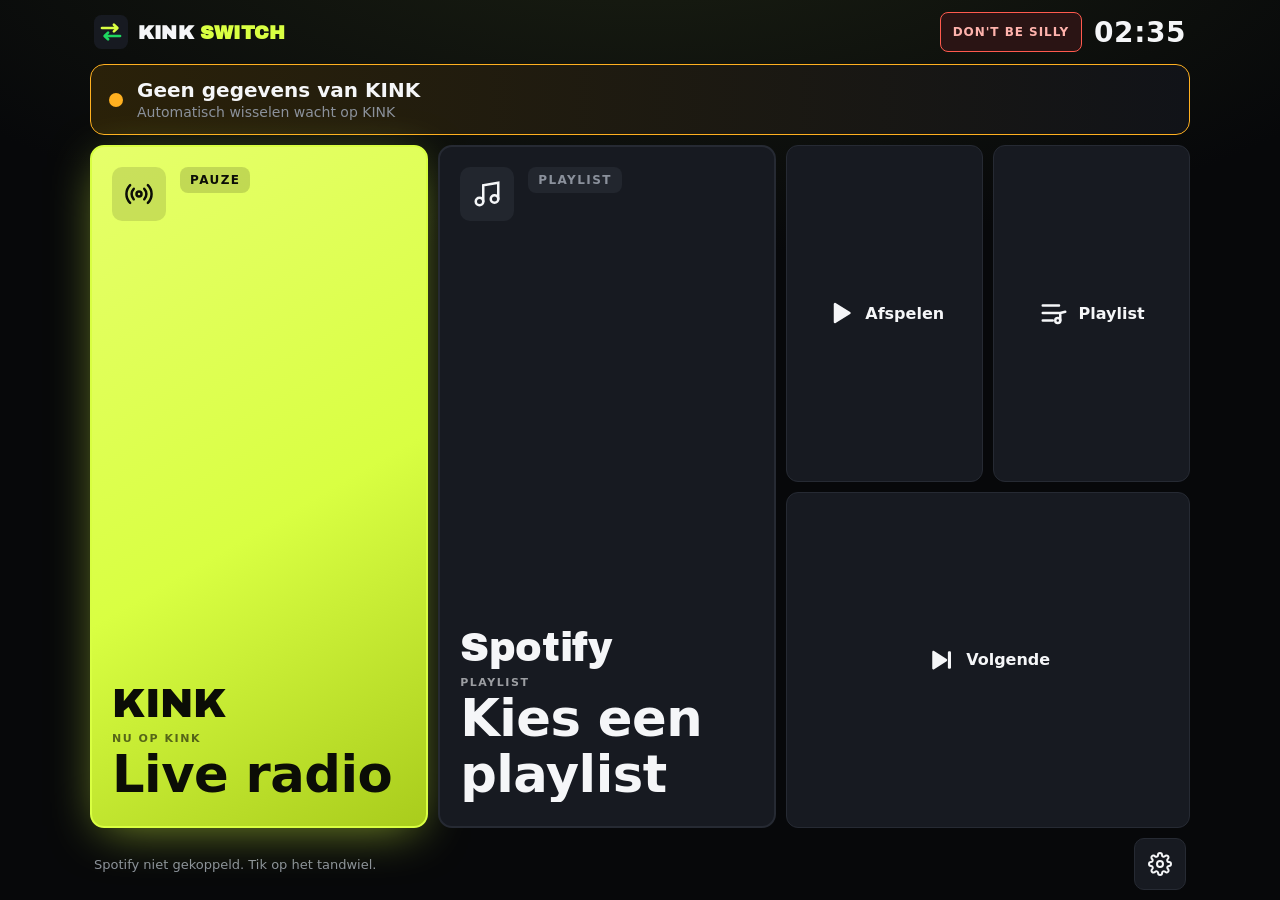
<file: index.html>
<!doctype html>
<html lang="nl">
<head>
<meta charset="utf-8">
<meta name="viewport" content="width=device-width,initial-scale=1,viewport-fit=cover">
<meta name="theme-color" content="#07080a">
<meta name="mobile-web-app-capable" content="yes">
<meta name="apple-mobile-web-app-capable" content="yes">
<link rel="manifest" href="manifest.webmanifest">
<link rel="icon" href="icon-192.png">
<link rel="apple-touch-icon" href="icon-192.png">
<title>KINK Switch</title>
<link rel="stylesheet" href="css/base.css">
<link rel="stylesheet" href="css/home.css">
<link rel="stylesheet" href="css/panels.css">

</head>
<body>
<div class="app">
  <header class="top">
    <div class="brand"><svg viewBox="0 0 512 512" aria-hidden="true"><rect width="512" height="512" rx="112" fill="#171a21"/><g fill="none" stroke-width="40" stroke-linecap="round" stroke-linejoin="round"><path d="M120 196h220" stroke="#d9ff42"/><path d="M300 146l52 50-52 50" stroke="#d9ff42"/><path d="M392 316H172" stroke="#1ed760"/><path d="M212 266l-52 50 52 50" stroke="#1ed760"/></g></svg><div class="wm">KINK <span>SWITCH</span></div></div>
    <div class="right"><button class="silly" id="silly" aria-label="Don't be silly afspelen">DON'T BE SILLY</button><div class="clock" id="clock">--:--</div></div>
  </header>

  <section class="banner" id="banner" aria-live="polite">
    <span class="dot"></span>
    <div class="txt"><span class="eyebrow" id="adEyebrow" hidden>MUST SKIP</span><b id="adTitle">Muziek</b><small id="nextLabel">Wacht op gegevens van KINK</small></div>
    <div class="count" id="countdown"></div>
    <div class="spd" id="speed" hidden><div class="spdval"><span class="num" id="spdNum">--</span><span class="unit">km/u</span></div><div class="gps warn" id="spdGps"><i></i><span id="spdGpsTxt">Zoekt GPS</span></div></div>
  </section>

  <section class="sources">
    <div class="tile"><button class="src kink active" id="kinkMode" aria-label="KINK live">
      <span class="tag" id="state">UIT</span>
      <span class="ico"><svg viewBox="0 0 24 24" fill="none" stroke="currentColor" stroke-width="2" stroke-linecap="round" stroke-linejoin="round"><path d="M4.9 19.1a10 10 0 0 1 0-14.2M7.8 16.2a6 6 0 0 1 0-8.4M16.2 7.8a6 6 0 0 1 0 8.4M19.1 4.9a10 10 0 0 1 0 14.2"/><circle cx="12" cy="12" r="2"/></svg></span>
      <span style="min-width:0"><span class="name" id="kinkName">KINK</span><span class="np"><em>NU OP KINK</em><strong><span id="kinkArtist">Live radio</span><span class="gtag" id="kinkGenre"></span></strong><span class="songrow"><span id="kinkSong"></span><span class="yr" id="kinkYear"></span></span></span></span>
    </button>
    <div class="acts"><button class="ibtn" id="kinkAdd" aria-label="Toevoegen aan KINK Catch" hidden><svg viewBox="0 0 24 24" fill="none" stroke="currentColor" stroke-width="2.2" stroke-linecap="round"><path d="M3 6h12M3 12h12M3 18h7"/><path d="M18 13v8M14 17h8"/></svg></button><button class="ibtn" id="kinkFav" aria-label="Favoriet" hidden><svg viewBox="0 0 24 24" fill="none" stroke="currentColor" stroke-width="2.2" stroke-linejoin="round"><path d="M12 20.5s-7.5-4.6-9.3-9.4C1.4 7.6 3.6 4.5 7 4.5c2.1 0 3.8 1.2 5 3 1.2-1.8 2.9-3 5-3 3.4 0 5.6 3.1 4.3 6.6-1.8 4.8-9.3 9.4-9.3 9.4z"/></svg></button></div></div>
    <div class="tile"><button class="src spot" id="spotifyMode" aria-label="Spotify">
      <span class="tag" id="spotTag">PLAYLIST</span>
      <span class="ico"><svg viewBox="0 0 24 24" fill="none" stroke="currentColor" stroke-width="2" stroke-linecap="round"><path d="M9 18V5l12-2v13"/><circle cx="6" cy="18" r="3"/><circle cx="18" cy="16" r="3"/></svg></span>
      <span style="min-width:0"><span class="name">Spotify</span><span class="np"><em id="spotLabel">PLAYLIST</em><strong id="spotArtist">Kies een playlist</strong><span id="spotSong"></span></span></span>
    </button>
    <div class="acts"><button class="ibtn" id="spotFav" aria-label="Favoriet" hidden><svg viewBox="0 0 24 24" fill="none" stroke="currentColor" stroke-width="2.2" stroke-linejoin="round"><path d="M12 20.5s-7.5-4.6-9.3-9.4C1.4 7.6 3.6 4.5 7 4.5c2.1 0 3.8 1.2 5 3 1.2-1.8 2.9-3 5-3 3.4 0 5.6 3.1 4.3 6.6-1.8 4.8-9.3 9.4-9.3 9.4z"/></svg></button></div></div>
  </section>

  <section class="controls">
    <button class="ctl" id="playPause" aria-label="Afspelen of pauzeren"></button>
    <button class="ctl" id="next" aria-label="Volgende"><svg viewBox="0 0 24 24" fill="currentColor"><path d="M5 5.5v13a1 1 0 0 0 1.5.9l10-6.5a1 1 0 0 0 0-1.7l-10-6.5A1 1 0 0 0 5 5.5z"/><rect x="17.5" y="5" width="2.5" height="14" rx="1"/></svg><span>Volgende</span></button>
    <button class="ctl" id="plBtn" aria-label="Playlist kiezen"><svg viewBox="0 0 24 24" fill="none" stroke="currentColor" stroke-width="2" stroke-linecap="round"><path d="M3 6h13M3 12h13M3 18h8"/><path d="M17 18v-6l4-1"/><circle cx="15" cy="18" r="2"/></svg><span>Playlist</span></button>
  </section>

  <footer class="foot">
    <div class="status" id="status">Spotify niet gekoppeld. Tik op het tandwiel.</div>
    <button class="gear" id="openSettings" aria-label="Instellingen"><svg viewBox="0 0 24 24" fill="none" stroke="currentColor" stroke-width="2" stroke-linecap="round" stroke-linejoin="round"><circle cx="12" cy="12" r="3"/><path d="M19.4 15a1.7 1.7 0 0 0 .3 1.8l.1.1a2 2 0 1 1-2.8 2.8l-.1-.1a1.7 1.7 0 0 0-1.8-.3 1.7 1.7 0 0 0-1 1.5V21a2 2 0 1 1-4 0v-.1a1.7 1.7 0 0 0-1.1-1.5 1.7 1.7 0 0 0-1.8.3l-.1.1a2 2 0 1 1-2.8-2.8l.1-.1a1.7 1.7 0 0 0 .3-1.8 1.7 1.7 0 0 0-1.5-1H3a2 2 0 1 1 0-4h.1a1.7 1.7 0 0 0 1.5-1.1 1.7 1.7 0 0 0-.3-1.8l-.1-.1a2 2 0 1 1 2.8-2.8l.1.1a1.7 1.7 0 0 0 1.8.3H9a1.7 1.7 0 0 0 1-1.5V3a2 2 0 1 1 4 0v.1a1.7 1.7 0 0 0 1 1.5 1.7 1.7 0 0 0 1.8-.3l.1-.1a2 2 0 1 1 2.8 2.8l-.1.1a1.7 1.7 0 0 0-.3 1.8V9a1.7 1.7 0 0 0 1.5 1H21a2 2 0 1 1 0 4h-.1a1.7 1.7 0 0 0-1.5 1z"/></svg></button>
  </footer>
  <audio id="radio" preload="none" playsinline>
    <source src="https://playerservices.streamtheworld.com/api/livestream-redirect/KINK.mp3" type="audio/mpeg">
  </audio>
</div>

<div class="toast" id="toast" hidden><span id="toastTxt"></span><button id="toastUndo">Ongedaan maken</button></div>

<div class="modal" id="modal"><div class="modalbox set">
  <div class="shead">
    <h2>Instellingen</h2>
    <div class="note"><i></i>Stel dit in als je stilstaat, niet tijdens het rijden.</div>
    <div class="seg"><button class="on" id="stAlg">Algemeen</button><button id="stArt">Artiesten</button><button id="stSp">Spotify</button></div>
  </div>
  <div class="sbody">
    <div class="pane" id="paneAlg">
      <div class="grp"><h4>Rijden</h4>
        <div class="line"><div class="tx"><b>Wissel bij reclame en nieuws</b><small>Meldt KINK reclame of nieuws, dan naar Spotify. Muziek terug? Dan weer KINK.</small></div><button class="sw" role="switch" id="swAuto" aria-label="Wissel bij reclame en nieuws"></button></div>
        <div class="line"><div class="tx"><b>Scherm aan houden</b><small>Handig in de houder: het scherm gaat niet uit zolang de app open is.</small></div><button class="sw" role="switch" id="swWake" aria-label="Scherm aan houden"></button></div>
        <div class="line"><div class="tx"><b>Snelheid tonen</b><small>Je snelheid in km/u bovenin, net als in Google Maps. Gebruikt GPS en houdt het scherm aan.</small></div><button class="sw" role="switch" id="swSpeed" aria-label="Snelheid tonen"></button></div>
        <div class="line"><div class="tx"><b>Ook op de achtergrond meekijken</b><small>Voor je computer: de app blijft wisselen als hij een tabblad op de achtergrond is.</small></div><button class="sw" role="switch" id="swBg" aria-label="Ook op de achtergrond meekijken"></button></div>
      </div>
      <div class="grp"><h4>Rondleiding</h4>
        <div class="line"><div class="tx"><b>Rondleiding door de app</b><small>Alle knoppen en functies kort uitgelegd. Stoppen kan altijd.</small></div><button class="btn" id="startTour">Start</button></div>
      </div>
      <div class="grp"><h4>Diagnose</h4>
        <div class="line"><div class="tx"><b>Diagnose en log</b><small>Alles wat er misging, om te delen met Claude.</small></div><button class="btn" id="openDbg">Open</button></div>
      </div>
      <div class="grp"><h4>Zender</h4>
        <div class="line"><div class="tx"><b>Welke KINK</b><small>KINK Distortion geeft geen nummerinfo door, dus daar wisselt de app niet automatisch.</small></div><select class="numin selin" id="channel" aria-label="Zender"><option value="kink">KINK</option><option value="dna">KINK DNA</option><option value="distortion">KINK Distortion</option></select></div>
        <div class="line"><div class="tx"><b>Jaartal tonen</b><small>Het jaar waarin het nummer op KINK uitkwam, op de tegel en in Gemist op KINK.</small></div><button class="sw" role="switch" id="swYear" aria-label="Jaartal tonen"></button></div>
      </div>
      <div class="grp"><h4>Vertraging</h4>
        <div class="line"><div class="tx"><b>Wacht voordat de app KINK verlaat</b><small>In seconden, bij reclame, nieuws of Must skip. Zodat je het eind van een nummer niet mist. Terug naar KINK gaat altijd direct.</small></div><input class="numin" id="delay" type="number" min="0" max="60" inputmode="numeric"></div>
        <div class="line"><div class="tx"><b>Zachte overgang</b><small>In seconden: KINK fadet weg en weer op bij een wissel. 0 is uit.</small></div><input class="numin" id="fade" type="number" min="0" max="3" step="0.5" inputmode="decimal"></div>
      </div>
    </div>
    <div class="pane" id="paneArt" hidden>
      <div class="grp"><h4><span class="dot" style="background:var(--kink)"></span>Must hear</h4>
        <div class="sub">Draait KINK een van deze artiesten, dan gaat de app terug naar KINK en licht de tegel op.</div>
        <div class="lbl">MIJN LIJST</div><div class="chips2" id="hearChips"></div>
        <div class="addrow2"><input id="newHear" placeholder="Artiest toevoegen" autocomplete="off"><button class="btn" id="addHear">Toevoegen</button></div>
      </div>
      <div class="grp"><h4><span class="dot" style="background:var(--hot)"></span>Must skip</h4>
        <div class="sub">Draait KINK een van deze artiesten, dan direct naar Spotify. Bij het volgende nummer terug.</div>
        <div class="lbl">MIJN LIJST</div><div class="chips2" id="skipChips"></div>
        <div class="addrow2"><input id="newSkip" placeholder="Artiest toevoegen" autocomplete="off"><button class="btn" id="addSkip">Toevoegen</button></div>
      </div>
      <p style="padding:0 4px">Tip: met het hartje op de KINK-tegel zet je een artiest met één tik in Must hear.</p>
    </div>
    <div class="pane" id="paneSp" hidden>
      <div class="grp"><h4>Account</h4>
        <div class="status2"><span class="ok" id="spIcon"></span><div style="flex:1;min-width:0"><b id="spState"></b><small id="spSub"></small></div></div>
        <div class="btnrow"><button class="btn primary" id="connect">Koppel Spotify</button><button class="btn" id="logout">Ontkoppelen</button></div>
      </div>
      <div class="grp"><h4>Afspelen</h4>
        <div class="line"><div class="tx"><b>Altijd op shuffle</b><small>Je playlist start op een willekeurig nummer en blijft shuffelen.</small></div><button class="sw" role="switch" id="swShuffle" aria-label="Altijd op shuffle"></button></div>
        <div class="line"><div class="tx"><b>Spotify wakker houden</b><small>Een gepauzeerde Spotify valt na ongeveer 10 minuten in slaap. De app laat hem elke 9 minuten heel kort spelen, zodat hij klaarstaat. Je hoort Spotify even en KINK hapert kort.</small></div><button class="sw" role="switch" id="swKeep" aria-label="Spotify wakker houden"></button></div>
      </div>
      <div class="grp"><details id="adv"><summary>Geavanceerd</summary><div class="inner">
        <h5>Afspelen op</h5>
        <p>Standaard speelt Spotify op het apparaat waar je op tikt: je telefoon of je computer.</p>
        <div id="devList"></div>
        <div class="btnrow"><button class="btn" id="devRefresh">Vernieuw lijst</button></div>
        <h5>Koppellink voor iemand anders</h5>
        <p>Voeg diegene eerst toe onder User Management in het Spotify-dashboard.</p>
        <div class="btnrow"><button class="btn" id="shareLink">Kopieer</button></div>
        <h5>Client ID en Redirect URI</h5>
        <p>Maak een app in het <a href="https://developer.spotify.com/dashboard" target="_blank" rel="noopener">Spotify Developer Dashboard</a>. Zet daar de Redirect URI hieronder exact zo neer, vink Web API aan en voeg het Spotify-account toe onder User Management. Spotify Premium is vereist.</p>
        <label for="redirectUri">Redirect URI (kopieer naar Spotify)</label>
        <div class="copyrow"><input id="redirectUri" readonly><button class="btn" id="copyRedirect">Kopieer</button></div>
        <label for="clientId">Spotify Client ID</label>
        <input id="clientId" placeholder="32 tekens uit het dashboard" autocomplete="off" spellcheck="false">
      </div></details></div>
    </div>
  </div>
  <div class="sfoot"><small id="savedNote">Wijzigingen worden direct bewaard</small><button class="close" id="closeSettings">Sluiten</button></div>
</div></div>

<div class="modal" id="dbgModal"><div class="modalbox dbg">
  <div class="dhead"><h2>Diagnose</h2><button class="btn" id="dbgClose">Sluiten</button></div>
  <div class="dsum" id="dbgSum"></div>
  <div class="dbtns">
    <button class="btn primary" id="dbgRun">Test Spotify nu</button>
    <button class="btn" id="dbgKeep">Test wakker houden</button>
    <button class="btn" id="dbgMark">Er ging net iets mis</button>
    <button class="btn" id="dbgNote">Notitie</button>
    <button class="btn" id="dbgCopy">Kopieer log</button>
    <button class="btn" id="dbgShare">Delen</button>
    <button class="btn" id="dbgClear">Wis log</button>
  </div>
  <div class="dnote" id="dbgNoteBox" hidden>
    <input id="dbgNoteTxt" placeholder="Wat gebeurde er? Bijvoorbeeld: KINK viel uit in een andere app" autocomplete="off">
    <button class="btn primary" id="dbgNoteSave">Bewaar</button>
  </div>
  <div class="dfil" id="dbgFil"><button class="on" data-f="all">Alles</button><button data-f="err">Fouten</button><button data-f="spotify">Spotify</button><button data-f="switch">Wisselen</button><button data-f="keep">Wakker</button></div>
  <div class="dlog" id="dbgLog"></div>
</div></div>

<div class="modal" id="plModal"><div class="modalbox">
  <h2>Playlist</h2>
  <div class="tabs"><button class="on" id="tabPlay">Afspelen</button><button id="tabMiss">Gemist op KINK</button></div>
  <div id="paneMiss" hidden>
    <p>De laatste nummers op KINK. Tik op het icoon om er een toe te voegen aan KINK Catch.</p>
    <div id="missList"></div>
  </div>
  <div id="panePlay">
    <button class="btn primary bigbtn" id="pastePl">Plak gekopieerde Spotify-link</button>
    <p>Tip: in de Spotify-app kun je ook bij een playlist op Delen tikken en KINK Switch kiezen (als de app op je startscherm staat).</p>
    <div id="plList"></div>
  </div>
  <button class="btn bigbtn" id="closePl">Sluiten</button>
</div></div>

<script type="module" src="js/main.js"></script>
</body>
</html>
</file>
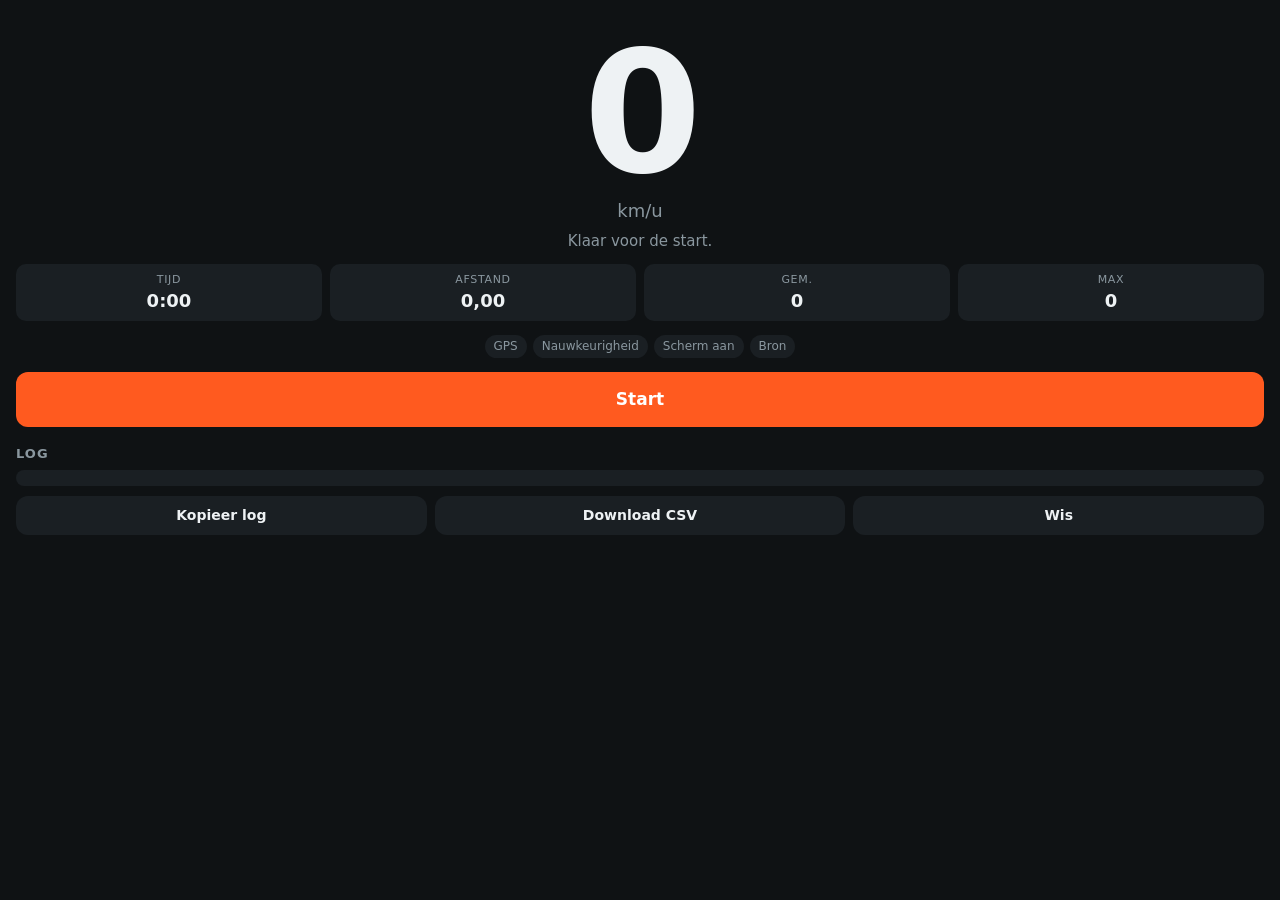
<file: speedtest.html>
<!doctype html>
<html lang="nl">
<head>
<meta charset="utf-8">
<meta name="viewport" content="width=device-width,initial-scale=1,viewport-fit=cover">
<title>Snelheidstest</title>
<style>
:root{--bg:#0f1214;--panel:#1a1f23;--fg:#eef2f4;--muted:#8a979f;--accent:#ff5a1f;--ok:#3ccf7a;--warn:#ffb020;--bad:#ff4d5e;color-scheme:dark}
*{box-sizing:border-box}
html,body{margin:0;background:var(--bg);color:var(--fg);font:15px/1.4 system-ui,-apple-system,Roboto,sans-serif}
body{padding:max(12px,env(safe-area-inset-top)) max(16px,env(safe-area-inset-right)) 24px max(16px,env(safe-area-inset-left))}
.speed{text-align:center;padding:16px 0 8px}
.speed b{display:block;font-size:min(34vw,170px);line-height:1;font-weight:800;font-variant-numeric:tabular-nums;letter-spacing:-.03em}
.speed span{color:var(--muted);font-size:18px}
.status{text-align:center;color:var(--muted);min-height:1.4em;margin-bottom:12px}
.grid{display:grid;grid-template-columns:repeat(4,1fr);gap:8px;margin-bottom:14px}
.grid div{background:var(--panel);border-radius:10px;padding:8px;text-align:center}
.grid small{display:block;color:var(--muted);font-size:11px;text-transform:uppercase;letter-spacing:.06em}
.grid strong{font-size:18px;font-variant-numeric:tabular-nums}
.pills{display:flex;gap:6px;flex-wrap:wrap;justify-content:center;margin-bottom:14px}
.pill{font-size:12px;padding:3px 9px;border-radius:99px;background:var(--panel);color:var(--muted)}
.pill.on{color:#06210f;background:var(--ok)}.pill.warn{color:#2a1a00;background:var(--warn)}.pill.off{color:#fff;background:var(--bad)}
.btns{display:flex;gap:8px;margin-bottom:16px}
button{flex:1;font:inherit;font-weight:700;font-size:17px;padding:16px;border:0;border-radius:12px;background:var(--panel);color:var(--fg)}
button.primary{background:var(--accent);color:#fff}
button:focus-visible{outline:3px solid var(--fg)}
.hold{position:relative;overflow:hidden}
.hold i{position:absolute;inset:0;background:rgba(255,255,255,.25);transform:scaleX(0);transform-origin:left}
h2{font-size:13px;text-transform:uppercase;letter-spacing:.08em;color:var(--muted);margin:18px 0 6px}
.log{background:var(--panel);border-radius:10px;max-height:40vh;overflow:auto;font:12px/1.5 ui-monospace,Menlo,monospace;padding:8px 10px}
.log div{white-space:nowrap}.log .ev{color:var(--warn)}
.small{display:flex;gap:8px;margin-top:10px}.small button{font-size:14px;padding:10px}
</style>
</head>
<body>
<div class="speed"><b id="spd">0</b><span>km/u</span></div>
<div class="status" id="status">Klaar voor de start.</div>
<div class="grid">
  <div><small>Tijd</small><strong id="dur">0:00</strong></div>
  <div><small>Afstand</small><strong id="dist">0,00</strong></div>
  <div><small>Gem.</small><strong id="avg">0</strong></div>
  <div><small>Max</small><strong id="max">0</strong></div>
</div>
<div class="pills">
  <span class="pill" id="pGps">GPS</span>
  <span class="pill" id="pAcc">Nauwkeurigheid</span>
  <span class="pill" id="pWake">Scherm aan</span>
  <span class="pill" id="pSrc">Bron</span>
</div>
<div class="btns">
  <button class="primary" id="start">Start</button>
  <button class="hold" id="stop" hidden><i id="holdBar"></i>Houd vast om te stoppen</button>
</div>

<h2>Log</h2>
<div class="log" id="log"></div>
<div class="small">
  <button id="copy">Kopieer log</button>
  <button id="csv">Download CSV</button>
  <button id="clear">Wis</button>
</div>

<script>
const $=id=>document.getElementById(id);
const KEY='kink-speedtest-v1';
let st={running:false,t0:0,dist:0,max:0,fixes:[],events:[]};
try{const s=JSON.parse(localStorage.getItem(KEY));if(s)st=s}catch(e){}
let watchId=null,wake=null,last=null,lastRow=0,tick=null,lastFixAt=0;

const save=()=>{try{localStorage.setItem(KEY,JSON.stringify(st))}catch(e){}};
const fmtT=ms=>{const s=Math.floor(ms/1000);return Math.floor(s/60)+':'+String(s%60).padStart(2,'0')};
const clock=t=>new Date(t).toLocaleTimeString('nl-NL');
const nl=(n,d=0)=>n.toFixed(d).replace('.',',');
function pill(id,txt,cls){const p=$(id);p.textContent=txt;p.className='pill '+(cls||'')}
function ev(msg){st.events.push({t:Date.now(),msg});addLine(`${clock(Date.now())}  ${msg}`,true);save()}
function addLine(txt,isEv){const d=document.createElement('div');d.textContent=txt;if(isEv)d.className='ev';$('log').prepend(d)}

function hav(a,b){const R=6371000,r=x=>x*Math.PI/180,dLa=r(b.lat-a.lat),dLo=r(b.lon-a.lon);
  const h=Math.sin(dLa/2)**2+Math.cos(r(a.lat))*Math.cos(r(b.lat))*Math.sin(dLo/2)**2;return 2*R*Math.asin(Math.sqrt(h))}

function onFix(p){
  const c=p.coords,t=p.timestamp||Date.now();lastFixAt=Date.now();
  const f={t,lat:c.latitude,lon:c.longitude,acc:Math.round(c.accuracy),gps:c.speed==null?null:+(c.speed*3.6).toFixed(1),calc:null};
  if(last){const dt=(t-last.t)/1000,d=hav(last,f);
    if(dt>0)f.calc=+((d/dt)*3.6).toFixed(1);
    if(f.acc<=30&&last.acc<=30&&d<dt*25)st.dist+=d}
  const kmh=f.gps!=null?f.gps:(f.calc??0);
  if(f.acc<=30&&kmh<80)st.max=Math.max(st.max,kmh);
  st.fixes.push(f);last=f;save();
  $('spd').textContent=nl(kmh);
  pill('pGps','GPS ok','on');
  pill('pAcc','± '+f.acc+' m',f.acc<=15?'on':f.acc<=30?'warn':'off');
  pill('pSrc',f.gps!=null?'Snelheid van telefoon':'Snelheid berekend',f.gps!=null?'on':'warn');
  $('status').textContent=kmh<2?'Even pauze?':kmh<15?'Rustig aan.':kmh<25?'Lekker tempo!':'Wodan Boys modus.';
  if(t-lastRow>=5000){lastRow=t;addLine(`${clock(t)}  ${nl(kmh,1).padStart(5)} km/u  gps ${f.gps??'-'}  calc ${f.calc??'-'}  ±${f.acc}m`)}
  render()}

function render(){
  if(!st.running&&!st.fixes.length)return;
  const end=st.running?Date.now():(st.tEnd||Date.now()),ms=end-st.t0;
  $('dur').textContent=fmtT(ms);$('dist').textContent=nl(st.dist/1000,2);
  $('avg').textContent=ms>0?nl(st.dist/(ms/1000)*3.6):'0';$('max').textContent=nl(st.max)}

async function getWake(){
  if(!('wakeLock' in navigator)){pill('pWake','Scherm aan: niet ondersteund','off');ev('Wake Lock niet ondersteund');return}
  try{wake=await navigator.wakeLock.request('screen');pill('pWake','Scherm blijft aan','on');
    wake.addEventListener('release',()=>{pill('pWake','Scherm aan: kwijt','off');if(st.running)ev('Scherm-aan losgelaten')})}
  catch(e){pill('pWake','Scherm aan: geweigerd','off');ev('Wake Lock geweigerd: '+e.message)}}

function startWatch(){
  if(!navigator.geolocation){ev('Geen GPS in deze browser');return}
  watchId=navigator.geolocation.watchPosition(onFix,e=>{pill('pGps','GPS fout','off');ev('GPS fout: '+e.message)},
    {enableHighAccuracy:true,maximumAge:0,timeout:15000});
  tick=setInterval(()=>{render();if(lastFixAt&&Date.now()-lastFixAt>10000)pill('pGps','Geen GPS >10 s','warn')},1000)}

function start(){
  st={running:true,t0:Date.now(),dist:0,max:0,fixes:[],events:[]};last=null;lastRow=0;$('log').innerHTML='';
  ev('Gestart');getWake();startWatch();$('start').hidden=true;$('stop').hidden=false;$('status').textContent='Op zoek naar GPS...'}
function stop(){
  st.running=false;st.tEnd=Date.now();if(watchId!=null)navigator.geolocation.clearWatch(watchId);clearInterval(tick);
  try{wake&&wake.release()}catch(e){};wake=null;ev('Gestopt');save();render();
  $('start').hidden=false;$('stop').hidden=true;$('status').textContent='Klaar. Check de log hieronder.';
  const gaps=gapsOver(5000);addLine(`Samenvatting: ${st.fixes.length} metingen, ${gaps.n} gaten >5 s (langste ${Math.round(gaps.max/1000)} s)`,true)}
function gapsOver(lim){let n=0,max=0;for(let i=1;i<st.fixes.length;i++){const g=st.fixes[i].t-st.fixes[i-1].t;if(g>lim)n++;max=Math.max(max,g)}return{n,max}}

document.addEventListener('visibilitychange',()=>{if(!st.running)return;
  if(document.hidden)ev('App naar achtergrond / scherm uit');else{ev('App weer zichtbaar');if(!wake)getWake()}});

// Stoppen alleen met vasthouden (tegen zak-tikken)
let holdT=null;const bar=$('holdBar');
const holdStart=e=>{e.preventDefault();bar.style.transition='transform 1.5s linear';bar.style.transform='scaleX(1)';holdT=setTimeout(stop,1500)};
const holdEnd=()=>{clearTimeout(holdT);bar.style.transition='none';bar.style.transform='scaleX(0)'};
$('stop').addEventListener('pointerdown',holdStart);['pointerup','pointerleave','pointercancel'].forEach(x=>$('stop').addEventListener(x,holdEnd));

function toCsv(){const rows=['tijd;lat;lon;nauwkeurigheid_m;kmh_telefoon;kmh_berekend'];
  st.fixes.forEach(f=>rows.push([new Date(f.t).toISOString(),f.lat,f.lon,f.acc,f.gps??'',f.calc??''].join(';')));
  rows.push('');rows.push('tijd;event');st.events.forEach(e=>rows.push(new Date(e.t).toISOString()+';'+e.msg));return rows.join('\n')}
$('start').onclick=start;
$('csv').onclick=()=>{const a=document.createElement('a');a.href=URL.createObjectURL(new Blob([toCsv()],{type:'text/csv'}));a.download='snelheidstest.csv';a.click()};
$('copy').onclick=async()=>{const g=gapsOver(5000),txt=`Metingen: ${st.fixes.length}, afstand ${nl(st.dist/1000,2)} km, max ${nl(st.max)} km/u, gaten >5 s: ${g.n}\n`+st.events.map(e=>clock(e.t)+' '+e.msg).join('\n');
  try{await navigator.clipboard.writeText(txt+'\n\n'+toCsv());$('copy').textContent='Gekopieerd!'}catch(e){$('copy').textContent='Kopiëren mislukt'}};
$('clear').onclick=()=>{if(st.running)return;st={running:false,t0:0,dist:0,max:0,fixes:[],events:[]};save();$('log').innerHTML='';location.reload()};

// Herstel na herladen
if(st.events.length){st.events.forEach(e=>addLine(`${clock(e.t)}  ${e.msg}`,true));render();
  if(st.running){ev('Pagina herladen, ga verder');last=st.fixes.at(-1)||null;getWake();startWatch();$('start').hidden=true;$('stop').hidden=false}}
</script>
</body>
</html>
</file>
<file: css/base.css>
/* Kleuren, lettertype en de basisindeling van de app */
@font-face {
  font-family: 'Archivo Black';
  src: url(../archivo-black.woff2) format('woff2');
  font-weight: 400;
  font-display: swap;
}
:root {
  color-scheme: dark;
  --bg: #07080a;
  --panel: #111318;
  --panel2: #171a21;
  --line: #262a33;
  --text: #f5f6f8;
  --muted: #8b919c;
  --kink: #d9ff42;
  --kink-ink: #0b0d06;
  --spot: #1ed760;
  --spot-ink: #04130a;
  --warn: #ffb020;
  --hot: #ff5a4e;
  --r: 14px;
}
* {
  box-sizing: border-box;
  -webkit-tap-highlight-color: transparent;
}
html,
body {
  margin: 0;
  height: 100%;
  overflow: hidden;
  background: var(--bg);
  color: var(--text);
  font-family:
    system-ui,
    -apple-system,
    'Segoe UI',
    Roboto,
    sans-serif;
}
body {
  background: radial-gradient(120% 70% at 50% -10%, #1a1f12 0%, var(--bg) 55%) fixed;
  padding: calc(10px + env(safe-area-inset-top, 0px)) 12px calc(10px + env(safe-area-inset-bottom, 0px));
}
button {
  font: inherit;
  color: inherit;
  border: 0;
  cursor: pointer;
  touch-action: manipulation;
  user-select: none;
}
button:focus-visible {
  outline: 3px solid var(--kink);
  outline-offset: 3px;
}
svg {
  display: block;
}

.app {
  height: 100%;
  max-width: 1100px;
  margin: 0 auto;
  display: grid;
  gap: 10px;
  grid-template-areas: 'top' 'banner' 'sources' 'controls' 'foot';
  grid-template-rows: auto auto 1fr auto auto;
  grid-template-columns: minmax(0, 1fr);
}
</file>
<file: css/home.css>
/* Het startscherm: bovenbalk, banner, tegels, bediening en liggend scherm */
/* Bovenbalk */
.top {
  grid-area: top;
  display: flex;
  align-items: center;
  justify-content: space-between;
  padding: 2px 4px;
}
.brand {
  display: flex;
  align-items: center;
  gap: 10px;
  font-weight: 900;
  letter-spacing: 0.14em;
  font-size: 14px;
  white-space: nowrap;
}
.top .right {
  display: flex;
  align-items: center;
  gap: 12px;
}
.silly {
  white-space: nowrap;
  min-height: 40px;
  padding: 0 12px;
  border-radius: 8px;
  background: #2a1414;
  border: 1px solid var(--hot);
  color: #ffb3ad;
  font-weight: 900;
  font-size: 12px;
  letter-spacing: 0.08em;
}
.silly:active {
  background: var(--hot);
  color: #fff;
}
.brand svg {
  width: 34px;
  height: 34px;
  flex: none;
}
.brand .wm {
  font-family: 'Archivo Black', system-ui, sans-serif;
  font-size: 19px;
  letter-spacing: 0.01em;
  line-height: 1;
}
.brand .wm span {
  color: var(--kink);
}
.brand i {
  width: 10px;
  height: 10px;
  border-radius: 50%;
  background: var(--kink);
  box-shadow: 0 0 12px var(--kink);
}
.clock {
  font-size: 28px;
  font-weight: 800;
  font-variant-numeric: tabular-nums;
  letter-spacing: 0.02em;
}

/* Reclamebanner */
.banner {
  grid-area: banner;
  display: flex;
  align-items: center;
  gap: 14px;
  padding: 14px 18px;
  border-radius: var(--r);
  background: var(--panel);
  border: 1px solid var(--line);
  transition:
    background 0.4s,
    border-color 0.4s;
}
.dot {
  width: 14px;
  height: 14px;
  border-radius: 50%;
  background: var(--spot);
  flex: none;
  box-shadow: 0 0 0 0 currentColor;
}
.banner .txt {
  flex: 1;
  min-width: 0;
}
.banner .eyebrow {
  display: block;
  font-size: 11px;
  font-weight: 900;
  letter-spacing: 0.14em;
  color: #ff7a70;
  margin-bottom: 2px;
}
.banner .eyebrow[hidden] {
  display: none;
}
.banner.skip small {
  white-space: normal;
}
.banner b {
  display: block;
  font-size: 20px;
  font-weight: 850;
  line-height: 1.15;
}
.banner small {
  display: block;
  color: var(--muted);
  font-size: 14px;
  margin-top: 2px;
  white-space: nowrap;
  overflow: hidden;
  text-overflow: ellipsis;
}
.count {
  font-size: 30px;
  font-weight: 900;
  font-variant-numeric: tabular-nums;
}
.count:empty {
  display: none;
}
.banner.soon {
  border-color: var(--warn);
  background: linear-gradient(90deg, #2a2109, var(--panel));
}
.banner.soon .dot {
  background: var(--warn);
  color: var(--warn);
  animation: pulse 1.6s infinite;
}
.banner.now {
  border-color: var(--hot);
  background: linear-gradient(90deg, #2e100d, var(--panel));
}
.banner.now .dot {
  background: var(--hot);
  color: var(--hot);
  animation: pulse 1s infinite;
}
.banner.away {
  border-color: var(--spot);
  background: linear-gradient(90deg, #0b2414, var(--panel));
}
@keyframes pulse {
  0% {
    box-shadow: 0 0 0 0 currentColor;
  }
  70% {
    box-shadow: 0 0 0 12px transparent;
  }
  100% {
    box-shadow: 0 0 0 0 transparent;
  }
}

/* Bronnen: de twee grote knoppen */
.sources {
  grid-area: sources;
  display: grid;
  grid-template-columns: minmax(0, 1fr);
  grid-template-rows: 1fr 1fr;
  gap: 10px;
  min-height: 0;
}
.src {
  position: relative;
  border-radius: var(--r);
  padding: 20px;
  text-align: left;
  display: flex;
  flex-direction: column;
  justify-content: space-between;
  background: var(--panel2);
  border: 2px solid var(--line);
  overflow: hidden;
  min-height: 150px;
  transition:
    transform 0.12s,
    background 0.3s,
    border-color 0.3s;
}
.src:active {
  transform: scale(0.98);
}
.src:focus {
  outline: none;
}
.src .ico {
  width: 54px;
  height: 54px;
  border-radius: 10px;
  display: grid;
  place-items: center;
  background: #22262e;
}
.src .ico svg {
  width: 30px;
  height: 30px;
}
.src .name {
  display: block;
  font-size: clamp(24px, 6.4vw, 36px);
  font-family: 'Archivo Black', system-ui, sans-serif;
  font-weight: 400;
  letter-spacing: -0.01em;
  line-height: 1;
}
.src .meta {
  display: block;
  font-size: 14px;
  color: var(--muted);
  margin-top: 6px;
  white-space: nowrap;
  overflow: hidden;
  text-overflow: ellipsis;
}
.src .np {
  display: block;
  margin-top: 8px;
  min-width: 0;
}
.src .np em {
  display: block;
  font-style: normal;
  font-size: 11px;
  font-weight: 900;
  letter-spacing: 0.14em;
  opacity: 0.6;
}
.src .np strong {
  display: -webkit-box;
  -webkit-line-clamp: 2;
  -webkit-box-orient: vertical;
  font-size: clamp(24px, 7.4vw, 34px);
  font-weight: 900;
  line-height: 1.08;
  overflow: hidden;
  margin-top: 2px;
  letter-spacing: -0.01em;
}
.src .np span {
  display: block;
  font-size: clamp(17px, 5vw, 22px);
  font-weight: 700;
  opacity: 0.8;
  white-space: nowrap;
  overflow: hidden;
  text-overflow: ellipsis;
  margin-top: 4px;
}
.gtag {
  display: inline-block;
  margin-left: 8px;
  padding: 3px 8px;
  border-radius: 6px;
  font-size: 11px;
  font-weight: 900;
  letter-spacing: 0.1em;
  vertical-align: 2px;
  background: var(--hot);
  color: #fff;
}
.tile {
  position: relative;
  display: grid;
  min-height: 0;
}
.tile > .src {
  min-height: 0;
}
.tile .src .tag {
  left: 88px;
  right: auto;
  width: max-content;
  top: 20px;
}
.favbtn {
  position: absolute;
  top: 22px;
  right: 22px;
  min-height: 48px;
  min-width: 140px;
  padding: 0 22px;
  border-radius: 10px;
  font-weight: 900;
  font-size: 14px;
  background: #22262e;
  color: var(--text);
  border: 1px solid var(--line);
  z-index: 2;
}
.tile:has(.src.active) .favbtn {
  background: #0000002e;
  border-color: #0000001f;
}
.tile:has(.src.kink.active) .favbtn {
  color: var(--kink-ink);
}
.tile:has(.src.spot.active) .favbtn {
  color: var(--spot-ink);
}
.favbtn.on,
.tile:has(.src.active) .favbtn.on {
  background: var(--hot);
  border-color: var(--hot);
  color: #fff;
}
.favbtn[hidden] {
  display: none;
}
.acts {
  position: absolute;
  top: 22px;
  right: 22px;
  display: flex;
  gap: 10px;
  z-index: 2;
}
.ibtn {
  width: 64px;
  height: 54px;
  border-radius: 10px;
  display: grid;
  place-items: center;
  background: #22262e;
  border: 1px solid var(--line);
  color: var(--text);
}
.ibtn[hidden] {
  display: none;
}
.ibtn svg {
  width: 28px;
  height: 28px;
}
.tile:has(.src.active) .ibtn {
  background: #0000002e;
  border-color: #0000001f;
}
.tile:has(.src.kink.active) .ibtn {
  color: var(--kink-ink);
}
.tile:has(.src.spot.active) .ibtn {
  color: var(--spot-ink);
}
.ibtn.on,
.tile:has(.src.active) .ibtn.on {
  background: var(--hot);
  border-color: var(--hot);
  color: #fff;
}
.ibtn.on svg path {
  fill: currentColor;
}
.ibtn.done,
.tile:has(.src.active) .ibtn.done {
  background: #0b0d10;
  border-color: #0b0d10;
  color: var(--kink);
}
.ibtn.busy {
  opacity: 0.5;
}
.toast {
  position: fixed;
  left: 50%;
  top: calc(64px + env(safe-area-inset-top, 0px));
  transform: translateX(-50%);
  width: min(560px, calc(100% - 24px));
  display: flex;
  align-items: center;
  gap: 12px;
  background: #f5f6f8;
  color: #0b0d10;
  border-radius: 10px;
  padding: 12px 12px 12px 16px;
  font-weight: 800;
  font-size: 15px;
  box-shadow: 0 12px 40px #000a;
  z-index: 6;
}
.toast[hidden] {
  display: none;
}
.toast span {
  flex: 1;
  min-width: 0;
}
.toast small {
  display: block;
  font-weight: 600;
  color: #4a505b;
  font-size: 13px;
  white-space: nowrap;
  overflow: hidden;
  text-overflow: ellipsis;
}
.toast button {
  min-height: 44px;
  padding: 0 14px;
  border-radius: 8px;
  background: #0b0d10;
  color: #fff;
  font-weight: 800;
  font-size: 14px;
}
.tabs {
  display: grid;
  grid-template-columns: 1fr 1fr;
  gap: 6px;
  background: #0b0d10;
  padding: 6px;
  border-radius: 10px;
  margin: 6px 0 12px;
}
.tabs button {
  background: transparent;
  min-height: 48px;
  border-radius: 8px;
  font-weight: 850;
  font-size: 15px;
  color: var(--muted);
}
.tabs button.on {
  background: #22262e;
  color: var(--text);
}
.pin {
  font-size: 11px;
  font-weight: 900;
  letter-spacing: 0.1em;
  color: var(--kink);
  margin: 14px 0 2px;
}
.pin.dim {
  color: var(--muted);
}
.pl.mine {
  border-color: var(--kink);
}
.pl .cov {
  width: 56px;
  height: 56px;
  border-radius: 8px;
  display: grid;
  place-items: center;
  background: #1b1f27;
}
.pl .cov svg {
  width: 34px;
  height: 34px;
}
.miss {
  display: grid;
  grid-template-columns: 52px 1fr 56px;
  gap: 12px;
  align-items: center;
  padding: 8px;
  border-radius: 10px;
  background: #0b0d10;
  border: 1px solid var(--line);
  margin-top: 8px;
}
.miss time {
  font-weight: 800;
  color: var(--muted);
  font-size: 14px;
}
.miss b {
  display: block;
  font-size: 16px;
}
.miss small {
  color: var(--muted);
  font-size: 14px;
}
.miss .ibtn {
  width: 56px;
  height: 48px;
}
.miss .ibtn.done {
  color: var(--kink);
  background: #22262e;
  border-color: var(--line);
}

.src .np strong span {
  display: inline;
  font-size: inherit;
  font-weight: inherit;
  opacity: 1;
  margin: 0;
  white-space: normal;
}
.src .np strong .gtag {
  font-size: 11px;
  vertical-align: 6px;
}
.src .np .gtag {
  display: inline-block;
  opacity: 1;
  font-size: 11px;
}
.src .np #kinkArtist {
  display: inline;
}
.src .np .gtag:empty {
  display: none;
}
.src.fav {
  box-shadow:
    0 0 0 4px #ff5a4e33,
    0 10px 50px -12px #ff5a4e88;
}
.src.fav .np em::after {
  content: ' \00B7  JOUW MUZIEK';
  color: var(--hot);
  opacity: 1;
}
.src.kink.active.fav .np em::after {
  color: #7a0f08;
}
.src.fresh:not(.active) {
  border-color: var(--kink);
  animation: fresh 1.4s ease-in-out 4;
}
@keyframes fresh {
  50% {
    box-shadow: 0 0 0 6px #d9ff4233;
  }
}
.src .tag {
  position: absolute;
  top: 18px;
  right: 18px;
  font-size: 12px;
  font-weight: 900;
  letter-spacing: 0.12em;
  padding: 6px 10px;
  border-radius: 8px;
  background: #22262e;
  color: var(--muted);
}
.src.kink.active {
  background: linear-gradient(150deg, #e6ff6b, var(--kink) 55%, #a9cc1c);
  border-color: var(--kink);
  color: var(--kink-ink);
  box-shadow: 0 10px 50px -12px #d9ff4299;
}
.src.spot.active {
  background: linear-gradient(150deg, #4ff08a, var(--spot) 55%, #11a845);
  border-color: var(--spot);
  color: var(--spot-ink);
  box-shadow: 0 10px 50px -12px #1ed76099;
}
.src.fav,
.src.fav.fresh,
.src.active.fav {
  border-color: var(--hot);
}
.src.active .ico {
  background: #0000001f;
}
.src.active .meta {
  color: inherit;
  opacity: 0.75;
}
.src.active .tag {
  background: #00000026;
  color: inherit;
}
.src.kink.active.live .tag::before {
  content: '';
  display: inline-block;
  width: 8px;
  height: 8px;
  border-radius: 50%;
  background: currentColor;
  margin-right: 6px;
  vertical-align: 1px;
  animation: blink 1.2s infinite;
}
@keyframes blink {
  50% {
    opacity: 0.25;
  }
}

/* Bediening */
.controls {
  grid-area: controls;
  display: grid;
  grid-template-columns: repeat(4, minmax(0, 1fr));
  gap: 10px;
}
.ctl {
  min-height: 88px;
  border-radius: 12px;
  background: var(--panel2);
  border: 1px solid var(--line);
  display: flex;
  flex-direction: column;
  align-items: center;
  justify-content: center;
  gap: 6px;
  font-size: 14px;
  font-weight: 800;
  transition: transform 0.12s;
  padding: 6px;
}
.ctl:active {
  transform: scale(0.97);
}
.ctl svg {
  width: 30px;
  height: 30px;
}
.ctl.on {
  border-color: var(--kink);
  color: var(--kink);
  background: #161b0c;
}

/* Voet */
.foot {
  grid-area: foot;
  min-width: 0;
  display: flex;
  align-items: center;
  gap: 10px;
  padding: 0 4px;
}
.status {
  flex: 1;
  color: var(--muted);
  font-size: 13px;
  min-width: 0;
  white-space: nowrap;
  overflow: hidden;
  text-overflow: ellipsis;
}
.status.err {
  color: var(--hot);
}
.gear {
  width: 52px;
  height: 52px;
  border-radius: 10px;
  background: var(--panel2);
  border: 1px solid var(--line);
  display: grid;
  place-items: center;
}
.gear svg {
  width: 24px;
  height: 24px;
}
#radio {
  display: none;
}

/* Liggend scherm (telefoonhouder): bronnen links, bediening rechts */
@media (orientation: landscape) and (min-width: 640px) {
  .sources {
    grid-template-columns: 1fr 1fr;
    grid-template-rows: minmax(0, 1fr);
  }
  .src .name {
    font-size: clamp(24px, 3.6vw, 40px);
  }
  .src .np strong {
    font-size: clamp(28px, 4vw, 52px);
  }
  .src .np > span {
    font-size: clamp(18px, 2vw, 26px);
  }
  .app {
    grid-template-columns: minmax(0, 1.7fr) minmax(0, 1fr);
    grid-template-rows: auto auto 1fr auto;
    grid-template-areas: 'top top' 'banner banner' 'sources controls' 'foot foot';
  }
  .banner {
    flex-wrap: wrap;
    align-content: center;
  }
  .controls {
    grid-template-columns: 1fr 1fr;
    grid-auto-rows: 1fr;
  }
  .ctl {
    min-height: 70px;
    flex-direction: row;
    gap: 10px;
    font-size: 16px;
  }
}
@media (max-height: 560px) {
  .clock {
    font-size: 22px;
  }
  .banner {
    padding: 10px 14px;
  }
  .banner b {
    font-size: 17px;
  }
  .count {
    font-size: 26px;
  }
  .ctl {
    min-height: 60px;
  }
  .src {
    padding: 14px;
    min-height: 110px;
  }
  .src .ico {
    width: 42px;
    height: 42px;
  }
}
@media (max-width: 440px) {
  .top {
    gap: 8px;
  }
  .brand {
    gap: 8px;
    font-size: 12px;
    letter-spacing: 0.1em;
  }
  .brand .wm {
    font-size: 13px;
  }
  .brand svg {
    width: 26px;
    height: 26px;
  }
  .silly {
    font-size: 10px;
    padding: 0 9px;
  }
  .clock {
    font-size: 20px;
  }
}

/* Spotify-tegel: niet bereikbaar, klaar en knipperen */
.src.spot.issue {
  border-color: var(--hot);
  background: linear-gradient(150deg, #2e1210, var(--panel2) 70%);
  color: var(--text);
}
.src.spot.issue .tag {
  background: var(--hot);
  color: #fff;
}
.src.spot.issue .np em {
  color: #ff9a92;
  opacity: 1;
}
.src.spot.ready {
  border-color: var(--spot);
  box-shadow: 0 0 0 3px #1ed76033;
}
.src.spot.ready .tag {
  background: var(--spot);
  color: #06210f;
}
.src.spot.ready .np em {
  color: var(--spot);
  opacity: 1;
}
.src.spot.blink {
  animation: spblink 0.5s ease-in-out 6;
}
@keyframes spblink {
  50% {
    border-color: var(--hot);
    box-shadow: 0 0 0 6px #ff5a4e44;
  }
}
/* Volgende is de grote knop: twee vakken breed (de Auto-knop is weg) */
#next {
  grid-column: span 2;
}
@media (orientation: landscape) and (min-width: 640px) {
  #next {
    grid-column: 1 / -1;
    order: 3;
  }
}
/* Jaartal: klein label achter de titel, op de tegel en in Gemist op KINK */
.songrow {
  display: flex !important;
  align-items: baseline;
  gap: 8px;
  min-width: 0;
}
.src .np .songrow {
  margin-top: 4px;
  opacity: 1;
}
.src .np .songrow #kinkSong {
  margin: 0;
  min-width: 0;
  flex: 0 1 auto;
}
.yr {
  flex: none;
  font-size: 13px !important;
  font-weight: 800 !important;
  letter-spacing: 0.06em;
  padding: 2px 7px;
  border-radius: 6px;
  border: 1.5px solid currentColor;
  opacity: 0.75 !important;
  margin: 0 !important;
  line-height: 1.3;
  white-space: nowrap;
}
.yr:empty {
  display: none !important;
}
.miss .songrow small {
  min-width: 0;
  overflow: hidden;
  text-overflow: ellipsis;
  white-space: nowrap;
}
.miss .yr {
  color: var(--muted);
  font-size: 11px !important;
  padding: 1px 6px;
}

/* Snelheid in de banner (instelling Snelheid tonen) */
.banner.has-speed {
  /* Vaste hoogte: het venster verspringt niet, ook niet bij Zoekt GPS of lange tekst */
  height: 88px;
  min-height: 0;
  padding-top: 10px;
  padding-bottom: 10px;
  flex-wrap: nowrap;
}
.spd {
  align-self: stretch;
  display: flex;
  flex-direction: column;
  align-items: flex-end;
  justify-content: center;
  gap: 3px;
  padding-left: 16px;
  border-left: 1px solid var(--line);
  width: 118px;
  flex: none;
}
.banner.has-speed b {
  white-space: nowrap;
  overflow: hidden;
  text-overflow: ellipsis;
}
.spdval {
  display: flex;
  align-items: baseline;
  gap: 4px;
}
.spd .num {
  font-family: 'Archivo Black', system-ui, sans-serif;
  font-size: 44px;
  line-height: 0.95;
  letter-spacing: -0.02em;
  font-variant-numeric: tabular-nums;
}
.spd .num.off {
  color: #4a505b;
}
.spd .unit {
  font-size: 13px;
  font-weight: 800;
  color: var(--muted);
}
.spd .gps {
  display: flex;
  align-items: center;
  gap: 5px;
  font-size: 11px;
  font-weight: 800;
  letter-spacing: 0.04em;
  color: var(--muted);
}
.spd .gps i {
  width: 7px;
  height: 7px;
  border-radius: 50%;
  background: var(--spot);
}
.spd .gps.warn {
  color: var(--warn);
}
.spd .gps.warn i {
  background: var(--warn);
}
@media (max-width: 440px) {
  .spd {
    width: 98px;
    padding-left: 12px;
  }
  .spd .num {
    font-size: 38px;
  }
}
.spd[hidden] {
  display: none;
}
</file>
<file: css/panels.css>
/* Vensters: instellingen, playlist kiezen en diagnose */
/* Instellingen */
.modal {
  display: none;
  position: fixed;
  inset: 0;
  background: #000c;
  backdrop-filter: blur(6px);
  z-index: 5;
  padding: 16px;
  align-items: center;
  justify-content: center;
}
.modal.show {
  display: flex;
}
.modalbox {
  width: min(560px, 100%);
  max-height: 92dvh;
  overflow: auto;
  background: var(--panel);
  border: 1px solid var(--line);
  border-radius: 14px;
  padding: 22px;
}
.modalbox h2 {
  margin: 0 0 6px;
  font-size: 22px;
}
.modalbox h3 {
  margin: 20px 0 4px;
  font-size: 13px;
  letter-spacing: 0.12em;
  color: var(--kink);
  font-weight: 900;
}
.modalbox label {
  display: block;
  font-size: 13px;
  margin: 12px 0 6px;
  color: var(--text);
}
.modalbox input {
  width: 100%;
  background: #0b0d10;
  color: var(--text);
  border: 1px solid var(--line);
  border-radius: 8px;
  padding: 13px;
  font: 500 16px system-ui;
}
.modalbox input:focus {
  outline: 2px solid var(--kink);
  border-color: transparent;
}
.modalbox p {
  color: var(--muted);
  font-size: 13px;
  line-height: 1.5;
}
.modalbox a {
  color: var(--kink);
}
.copyrow {
  display: grid;
  grid-template-columns: 1fr auto;
  gap: 8px;
}
.btn {
  min-height: 48px;
  padding: 0 16px;
  border-radius: 8px;
  background: #22262e;
  font-weight: 800;
  font-size: 14px;
}
.btn.primary {
  background: var(--kink);
  color: var(--kink-ink);
}
.actions {
  display: flex;
  gap: 8px;
  flex-wrap: wrap;
  margin-top: 18px;
}
.pl {
  display: grid;
  grid-template-columns: 56px 1fr auto;
  gap: 12px;
  align-items: center;
  width: 100%;
  text-align: left;
  padding: 8px;
  border-radius: 10px;
  background: #0b0d10;
  border: 1px solid var(--line);
  margin-top: 8px;
  min-height: 72px;
}
.pl img,
.pl .ph {
  width: 56px;
  height: 56px;
  border-radius: 10px;
  object-fit: cover;
  background: #22262e;
}
.pl b {
  display: block;
  font-size: 16px;
  white-space: nowrap;
  overflow: hidden;
  text-overflow: ellipsis;
}
.pl small {
  color: var(--muted);
  font-size: 12px;
}
.pl.cur {
  border-color: var(--spot);
  background: #0b2414;
}
.pl .ok {
  color: var(--spot);
  font-weight: 900;
  font-size: 13px;
}
.bigbtn {
  width: 100%;
  min-height: 64px;
  border-radius: 10px;
  font-size: 17px;
  font-weight: 850;
  margin-top: 10px;
}
details {
  margin-top: 18px;
  border-top: 1px solid var(--line);
  padding-top: 12px;
}
summary {
  cursor: pointer;
  font-weight: 800;
  font-size: 15px;
  color: var(--muted);
}
.warn {
  border: 1px solid var(--warn);
  background: #2a2109;
  color: #ffd789;
  border-radius: 8px;
  padding: 12px 14px;
  font-size: 14px;
  font-weight: 700;
  margin: 8px 0 4px;
}
.chips {
  display: flex;
  flex-wrap: wrap;
  gap: 8px;
  margin-top: 8px;
}
.chip {
  min-height: 44px;
  padding: 0 16px;
  border-radius: 8px;
  background: #22262e;
  border: 1px solid var(--line);
  font-weight: 800;
  font-size: 15px;
}
.chip.on {
  background: var(--kink);
  color: var(--kink-ink);
  border-color: var(--kink);
}
.chip .x {
  margin-left: 8px;
  opacity: 0.6;
}
.addrow {
  display: grid;
  grid-template-columns: 1fr auto;
  gap: 8px;
  margin-top: 10px;
}
.set {
  padding: 0;
  overflow: hidden;
  display: flex;
  flex-direction: column;
}
.set .shead {
  padding: 18px 20px 0;
}
.set .shead h2 {
  margin: 0 0 4px;
  font-size: 22px;
}
.set .note {
  display: flex;
  gap: 8px;
  align-items: center;
  color: #ffd789;
  font-size: 13px;
  font-weight: 700;
  margin: 6px 0 12px;
}
.set .note i {
  width: 8px;
  height: 8px;
  border-radius: 50%;
  background: var(--warn);
  flex: none;
}
.seg {
  display: grid;
  grid-template-columns: repeat(3, 1fr);
  gap: 4px;
  background: #0b0d10;
  padding: 4px;
  border-radius: 10px;
}
.seg button {
  background: transparent;
  min-height: 46px;
  border-radius: 8px;
  font-weight: 850;
  font-size: 15px;
  color: var(--muted);
}
.seg button.on {
  background: #262a33;
  color: var(--text);
}
.set .sbody {
  padding: 14px 20px 8px;
  overflow: auto;
  flex: 1;
}
.set .pane[hidden] {
  display: none;
}
.grp {
  background: #0b0d10;
  border: 1px solid #23272f;
  border-radius: 12px;
  margin-bottom: 14px;
  overflow: hidden;
}
.grp h4 {
  margin: 0;
  padding: 14px 16px 4px;
  font-size: 16px;
  display: flex;
  align-items: center;
  gap: 10px;
}
.grp h4 .dot {
  width: 10px;
  height: 10px;
  border-radius: 50%;
}
.grp .sub {
  padding: 0 16px 10px;
  color: var(--muted);
  font-size: 13px;
  line-height: 1.45;
}
.line {
  display: flex;
  align-items: center;
  gap: 14px;
  padding: 14px 16px;
  border-top: 1px solid #1d2128;
}
.line .tx {
  flex: 1;
  min-width: 0;
}
.line b {
  display: block;
  font-size: 15px;
}
.line small {
  display: block;
  color: var(--muted);
  font-size: 13px;
  margin-top: 2px;
  line-height: 1.35;
}
.sw {
  width: 52px;
  height: 32px;
  border-radius: 99px;
  background: #2c313b;
  position: relative;
  flex: none;
  border: 0;
  padding: 0;
}
.sw::after {
  content: '';
  position: absolute;
  top: 3px;
  left: 3px;
  width: 26px;
  height: 26px;
  border-radius: 50%;
  background: var(--text);
  transition: left 0.2s;
}
.sw[aria-checked='true'] {
  background: var(--spot);
}
.sw[aria-checked='true']::after {
  left: 23px;
}
.set .numin {
  width: 84px;
  flex: none;
  text-align: center;
  font-weight: 800;
}
.chips2 {
  display: flex;
  flex-wrap: wrap;
  gap: 8px;
  padding: 4px 16px 12px;
}
.chip2 {
  min-height: 42px;
  padding: 0 14px;
  border-radius: 8px;
  background: #1b1f27;
  border: 1px solid #2a2e37;
  font-weight: 800;
  font-size: 14px;
  display: flex;
  align-items: center;
  gap: 8px;
  color: var(--text);
}
.chip2.hear {
  background: var(--kink);
  color: var(--kink-ink);
  border-color: var(--kink);
}
.chip2.skip {
  background: var(--hot);
  color: #fff;
  border-color: var(--hot);
}
.chip2 .x {
  opacity: 0.65;
  font-weight: 900;
}
.chips2 .empty {
  color: var(--muted);
  font-size: 13px;
}
.lbl {
  padding: 6px 16px 0;
  font-size: 11px;
  font-weight: 900;
  letter-spacing: 0.1em;
  color: var(--muted);
}
.addrow2 {
  display: grid;
  grid-template-columns: 1fr auto;
  gap: 8px;
  padding: 0 16px 14px;
}
.addrow2 input {
  min-height: 46px;
}
.status2 {
  display: flex;
  align-items: center;
  gap: 12px;
  padding: 14px 16px;
}
.status2 .ok {
  width: 40px;
  height: 40px;
  border-radius: 10px;
  display: grid;
  place-items: center;
  font-weight: 900;
  flex: none;
}
.status2 .ok.yes {
  background: #0b2414;
  color: var(--spot);
}
.status2 .ok.no {
  background: #2a1414;
  color: var(--hot);
}
.status2 b {
  display: block;
  font-size: 15px;
}
.status2 small {
  display: block;
  color: var(--muted);
  font-size: 13px;
  margin-top: 2px;
}
.btnrow {
  display: flex;
  gap: 8px;
  flex-wrap: wrap;
  padding: 0 16px 14px;
}
.grp details summary {
  padding: 14px 16px;
  font-weight: 800;
  color: var(--muted);
  cursor: pointer;
}
.grp details .inner {
  padding: 0 16px 14px;
}
.grp details .inner p {
  margin: 0 0 8px;
}
.grp details .inner h5 {
  margin: 16px 0 6px;
  font-size: 12px;
  letter-spacing: 0.12em;
  color: var(--text);
  text-transform: uppercase;
}
.grp details .inner h5:first-child {
  margin-top: 4px;
}
.devopt {
  display: flex;
  align-items: center;
  gap: 12px;
  width: 100%;
  text-align: left;
  padding: 12px 16px;
  border-top: 1px solid #1d2128;
  background: transparent;
  font-size: 15px;
}
.devopt .rad {
  width: 22px;
  height: 22px;
  border-radius: 50%;
  border: 2px solid #4a505b;
  flex: none;
  display: grid;
  place-items: center;
}
.devopt.on .rad {
  border-color: var(--spot);
}
.devopt.on .rad::after {
  content: '';
  width: 12px;
  height: 12px;
  border-radius: 50%;
  background: var(--spot);
}
.devopt b {
  display: block;
  font-weight: 800;
}
.devopt small {
  display: block;
  color: var(--muted);
  font-size: 13px;
}
.dbg {
  width: min(900px, 100%);
  max-height: 94dvh;
  overflow: auto;
  display: flex;
  flex-direction: column;
  gap: 10px;
}
.dhead {
  display: flex;
  align-items: center;
  justify-content: space-between;
  gap: 10px;
}
.dhead h2 {
  margin: 0;
}
.dsum {
  display: grid;
  grid-template-columns: repeat(auto-fill, minmax(140px, 1fr));
  gap: 4px;
}
.dsum div {
  background: #0b0d10;
  border: 1px solid #23272f;
  border-radius: 8px;
  padding: 5px 8px;
  font-size: 12px;
  line-height: 1.3;
  min-width: 0;
  overflow: hidden;
  text-overflow: ellipsis;
}
.dbg .btn {
  min-height: 42px;
  padding: 0 12px;
  font-size: 13px;
}
.dsum b {
  display: block;
  font-size: 10px;
  letter-spacing: 0.08em;
  color: var(--muted);
  margin-bottom: 2px;
}
.dsum .bad {
  color: var(--hot);
  font-weight: 800;
}
.dsum .good {
  color: var(--spot);
  font-weight: 800;
}
.dbtns {
  display: flex;
  flex-wrap: wrap;
  gap: 8px;
}
.dfil {
  display: flex;
  gap: 4px;
  background: #0b0d10;
  padding: 4px;
  border-radius: 10px;
}
.dfil button {
  flex: 1;
  background: transparent;
  min-height: 40px;
  border-radius: 8px;
  font-weight: 800;
  font-size: 14px;
  color: var(--muted);
}
.dfil button.on {
  background: #262a33;
  color: var(--text);
}
.dlog {
  flex: 1;
  min-height: 200px;
  overflow: auto;
  background: #07080a;
  border: 1px solid #23272f;
  border-radius: 8px;
  padding: 8px;
  font:
    12px/1.45 ui-monospace,
    Menlo,
    monospace;
}
.dlog div {
  padding: 2px 0;
  border-bottom: 1px solid #12151a;
  word-break: break-word;
}
.dlog .err {
  color: #ff8a80;
}
.dlog .warn {
  color: #ffd166;
}
.dlog .ok {
  color: #7ee2a8;
}
.dlog .note {
  color: #9ecbff;
  font-weight: 700;
}
.dlog time {
  color: #6b717c;
  margin-right: 6px;
}
.set .sfoot {
  padding: 12px 20px 18px;
  border-top: 1px solid #1d2128;
  display: flex;
  gap: 10px;
  align-items: center;
}
.set .sfoot small {
  flex: 1;
  color: var(--muted);
  font-size: 13px;
  transition: color 0.2s;
}
.set .sfoot small.saved {
  color: var(--spot);
  font-weight: 800;
}
.set .sfoot .close {
  min-height: 50px;
  padding: 0 28px;
  border-radius: 10px;
  background: #262a33;
  font-weight: 900;
  font-size: 16px;
}
.safety {
  color: var(--muted);
  font-size: 12px;
  text-align: center;
  margin-top: 14px;
}
/* Playlist kiezen: Sluiten blijft altijd zichtbaar onderaan */
#closePl {
  position: sticky;
  bottom: -10px;
  z-index: 1;
  box-shadow: 0 0 0 14px var(--panel);
}
/* Rondleiding en tips */
#tour {
  position: fixed;
  inset: 0;
  z-index: 20;
}
#tour .tcatch {
  position: fixed;
  inset: 0;
}
#tour .tdim {
  position: fixed;
  inset: 0;
  background: #000c;
}
#tour .thole {
  position: fixed;
  border-radius: 16px;
  box-shadow:
    0 0 0 4px var(--kink),
    0 0 0 9999px #000c;
  pointer-events: none;
  transition: all 0.25s ease;
}
#tour .tcard {
  position: fixed;
  width: min(360px, calc(100vw - 32px));
  background: var(--panel2);
  border: 1px solid var(--line);
  border-radius: 16px;
  padding: 18px 18px 14px;
  box-shadow: 0 20px 60px #000a;
}
#tour .tst {
  font-size: 11px;
  font-weight: 900;
  letter-spacing: 0.12em;
  color: var(--kink);
}
#tour h3 {
  margin: 6px 44px 6px 0;
  font-size: 20px;
  font-weight: 900;
}
#tour p {
  margin: 0;
  color: #c9ccd3;
  font-size: 15px;
  line-height: 1.45;
}
#tour .tx {
  position: absolute;
  top: 10px;
  right: 10px;
  width: 40px;
  height: 40px;
  display: grid;
  place-items: center;
  border-radius: 10px;
  background: #22262e;
  color: var(--text);
}
#tour .tx svg {
  width: 18px;
  height: 18px;
}
#tour .trow {
  display: flex;
  gap: 8px;
  margin-top: 16px;
  align-items: center;
}
#tour .tdots {
  display: flex;
  gap: 4px;
  flex: 1;
  flex-wrap: wrap;
}
#tour .tdots i {
  width: 6px;
  height: 6px;
  border-radius: 3px;
  background: #3a3f4a;
}
#tour .tdots i.on {
  width: 16px;
  background: var(--kink);
}
#tour .tb {
  min-height: 48px;
  padding: 0 16px;
  border-radius: 10px;
  font-weight: 850;
  font-size: 15px;
  background: #22262e;
  color: var(--text);
}
#tour .tb.tp {
  background: var(--kink);
  color: var(--kink-ink);
}
/* Keuzelijst in de instellingen (zender) */
.modalbox select {
  min-height: 48px;
  border-radius: 8px;
  border: 1px solid var(--line);
  background: #0b0d10;
  color: var(--text);
  font: inherit;
  padding: 0 10px;
}
.set .selin {
  width: auto;
  min-width: 150px;
  text-align: left;
}
/* Notitie in de diagnose */
.dnote {
  display: flex;
  gap: 8px;
  margin: 10px 0;
}
.dnote[hidden] {
  display: none;
}
.dnote input {
  flex: 1;
}
</file>
